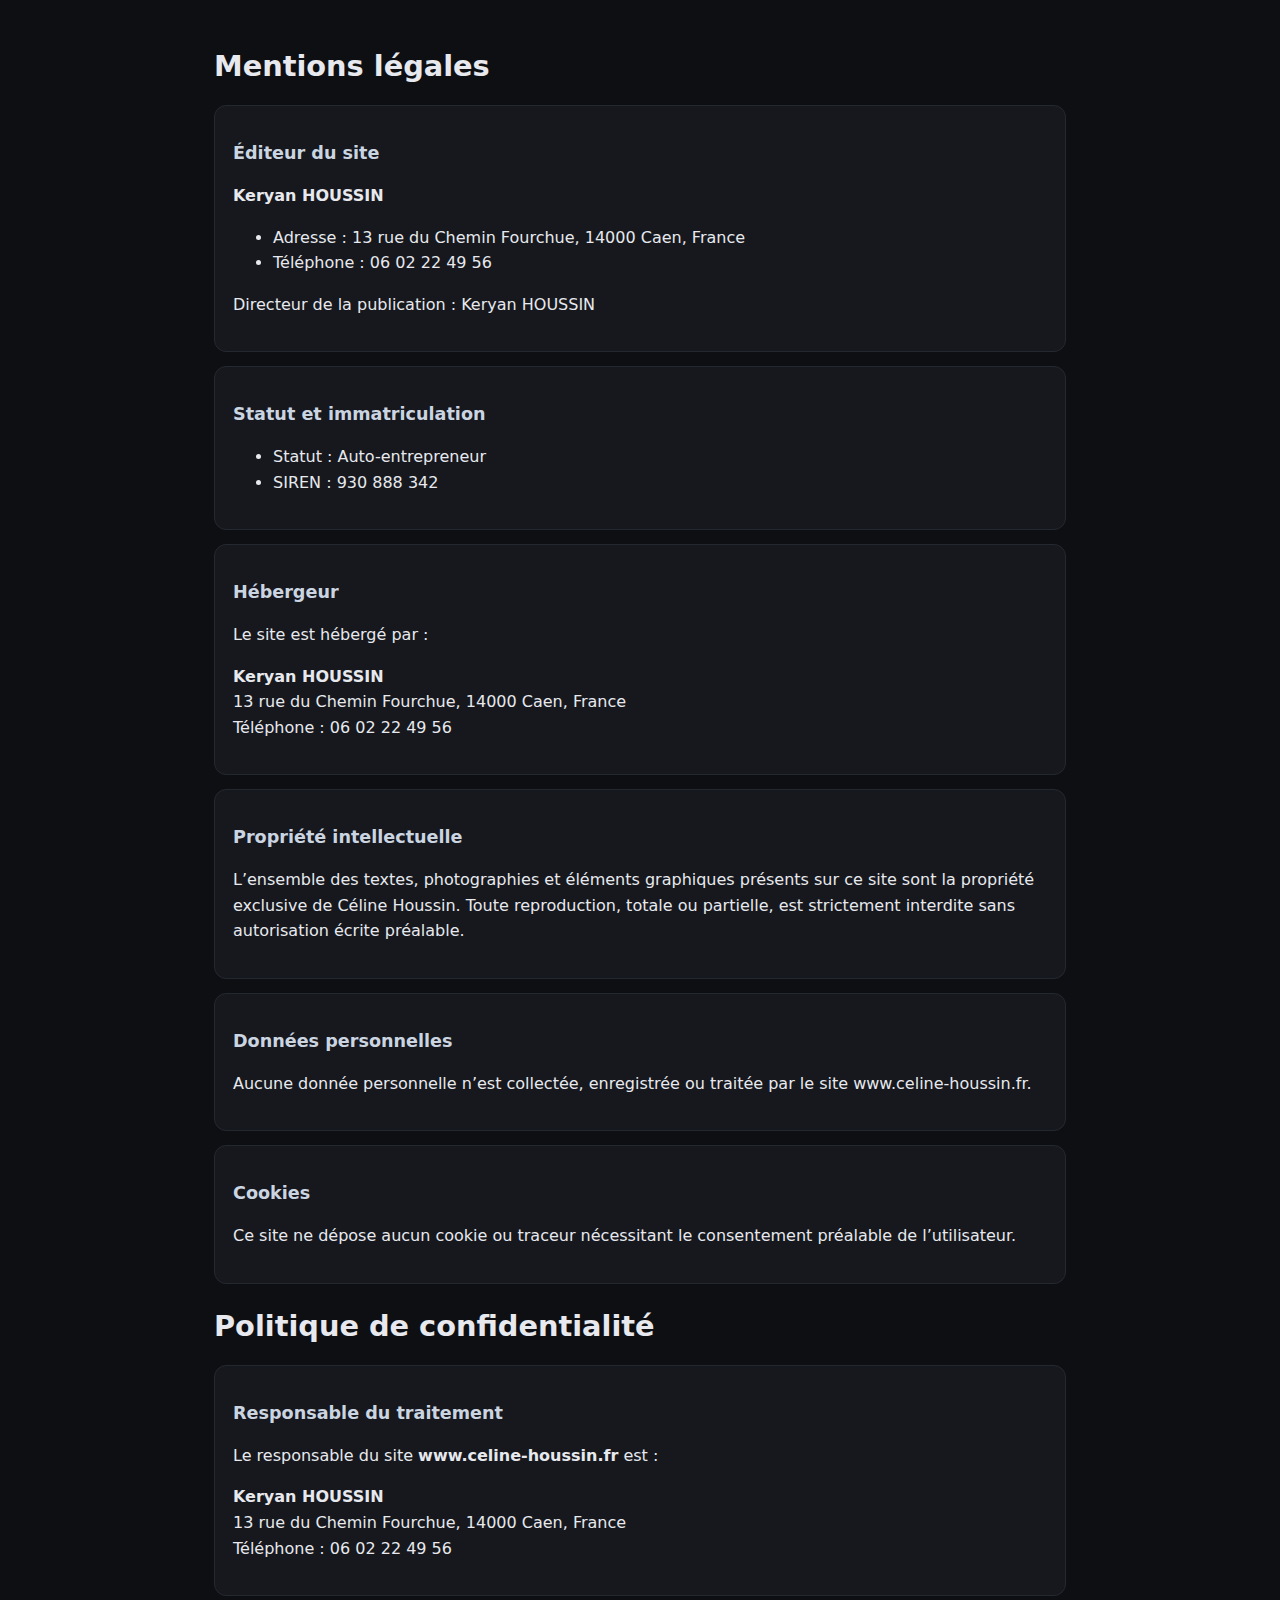
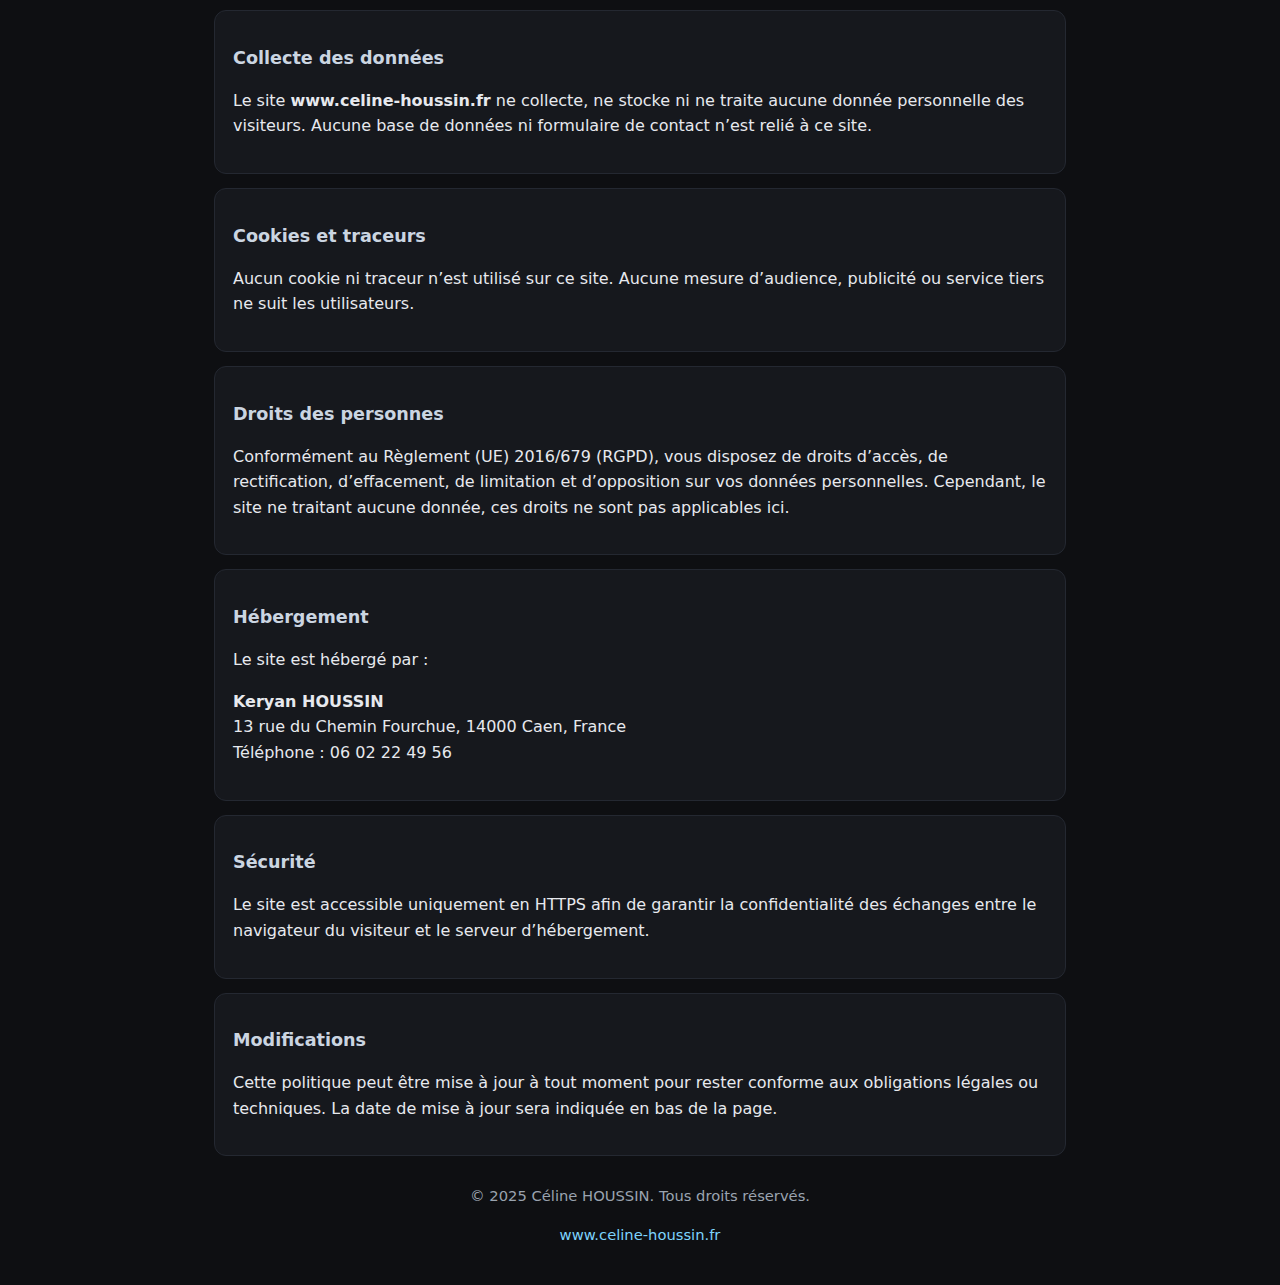
<file: src/legal_mention.html>
<!doctype html>
<html lang="fr">
<head>
    <meta charset="utf-8">
    <title>Mentions légales – Céline Houssin</title>
    <meta name="viewport" content="width=device-width, initial-scale=1">
    <meta name="robots" content="noindex">
    <style>
        :root {
            --bg: #0e0f12;
            --card: #16181d;
            --text: #e7e9ee;
            --muted: #9aa3af;
            --link: #7dd3fc;
            --accent: #38bdf8;
        }
        * { box-sizing: border-box; }
        body {
            margin: 0;
            padding: 0;
            background: var(--bg);
            color: var(--text);
            font: 16px/1.6 system-ui, -apple-system, Segoe UI, Roboto, Ubuntu, Helvetica Neue, Arial;
        }
        main { max-width: 900px; margin: 0 auto; padding: 24px; }
        h1 { font-size: 1.8rem; margin-bottom: 1rem; }
        section {
            background: var(--card);
            border: 1px solid #242831;
            border-radius: 12px;
            padding: 18px;
            margin: 14px 0;
        }
        h2 { font-size: 1.1rem; color: #cbd5e1; margin-bottom: .5rem; }
        a { color: var(--link); text-decoration: none; }
        a:hover { color: var(--accent); text-decoration: underline; }
        footer { margin-top: 28px; color: var(--muted); font-size: .92rem; text-align: center; }
    </style>
</head>
<body>
<main>
    <h1>Mentions légales</h1>

    <section id="editeur">
        <h2>Éditeur du site</h2>
        <p><strong>Keryan HOUSSIN</strong></p>
        <ul>
            <li>Adresse : 13 rue du Chemin Fourchue, 14000 Caen, France</li>
            <li>Téléphone : 06 02 22 49 56</li>
        </ul>
        <p>Directeur de la publication : Keryan HOUSSIN</p>
    </section>

    <section id="statut">
        <h2>Statut et immatriculation</h2>
        <ul>
            <li>Statut : Auto-entrepreneur</li>
            <li>SIREN : 930 888 342</li>
        </ul>
    </section>

    <section id="hebergeur">
        <h2>Hébergeur</h2>
        <p>Le site est hébergé par :</p>
        <p><strong>Keryan HOUSSIN</strong><br>
            13 rue du Chemin Fourchue, 14000 Caen, France<br>
            Téléphone : 06 02 22 49 56</p>
    </section>

    <section id="propriete-intellectuelle">
        <h2>Propriété intellectuelle</h2>
        <p>L’ensemble des textes, photographies et éléments graphiques présents sur ce site sont la propriété exclusive de Céline Houssin.
            Toute reproduction, totale ou partielle, est strictement interdite sans autorisation écrite préalable.</p>
    </section>

    <section id="donnees">
        <h2>Données personnelles</h2>
        <p>Aucune donnée personnelle n’est collectée, enregistrée ou traitée par le site www.celine-houssin.fr.</p>
    </section>

    <section id="cookies">
        <h2>Cookies</h2>
        <p>Ce site ne dépose aucun cookie ou traceur nécessitant le consentement préalable de l’utilisateur.</p>
    </section><h1>Politique de confidentialité</h1>

    <section id="responsable">
        <h2>Responsable du traitement</h2>
        <p>Le responsable du site <strong>www.celine-houssin.fr</strong> est :</p>
        <p><strong>Keryan HOUSSIN</strong><br>
            13 rue du Chemin Fourchue, 14000 Caen, France<br>
            Téléphone : 06 02 22 49 56</p>
    </section>

    <section id="collecte">
        <h2>Collecte des données</h2>
        <p>Le site <strong>www.celine-houssin.fr</strong> ne collecte, ne stocke ni ne traite aucune donnée personnelle des visiteurs.
            Aucune base de données ni formulaire de contact n’est relié à ce site.</p>
    </section>

    <section id="PCcookies">
        <h2>Cookies et traceurs</h2>
        <p>Aucun cookie ni traceur n’est utilisé sur ce site. Aucune mesure d’audience, publicité ou service tiers ne suit les utilisateurs.</p>
    </section>

    <section id="droits">
        <h2>Droits des personnes</h2>
        <p>Conformément au Règlement (UE) 2016/679 (RGPD), vous disposez de droits d’accès, de rectification, d’effacement, de limitation et d’opposition sur vos données personnelles.
            Cependant, le site ne traitant aucune donnée, ces droits ne sont pas applicables ici.</p>
    </section>

    <section id="hebergement">
        <h2>Hébergement</h2>
        <p>Le site est hébergé par :</p>
        <p><strong>Keryan HOUSSIN</strong><br>
            13 rue du Chemin Fourchue, 14000 Caen, France<br>
            Téléphone : 06 02 22 49 56</p>
    </section>

    <section id="securite">
        <h2>Sécurité</h2>
        <p>Le site est accessible uniquement en HTTPS afin de garantir la confidentialité des échanges entre le navigateur du visiteur et le serveur d’hébergement.</p>
    </section>

    <section id="modifications">
        <h2>Modifications</h2>
        <p>Cette politique peut être mise à jour à tout moment pour rester conforme aux obligations légales ou techniques.
            La date de mise à jour sera indiquée en bas de la page.</p>
    </section>

    <footer>
        <p>© 2025 Céline HOUSSIN. Tous droits réservés.</p>
        <p><a href="https://www.celine-houssin.fr">www.celine-houssin.fr</a></p>
    </footer>
</main>
</body>
</html>
</file>
